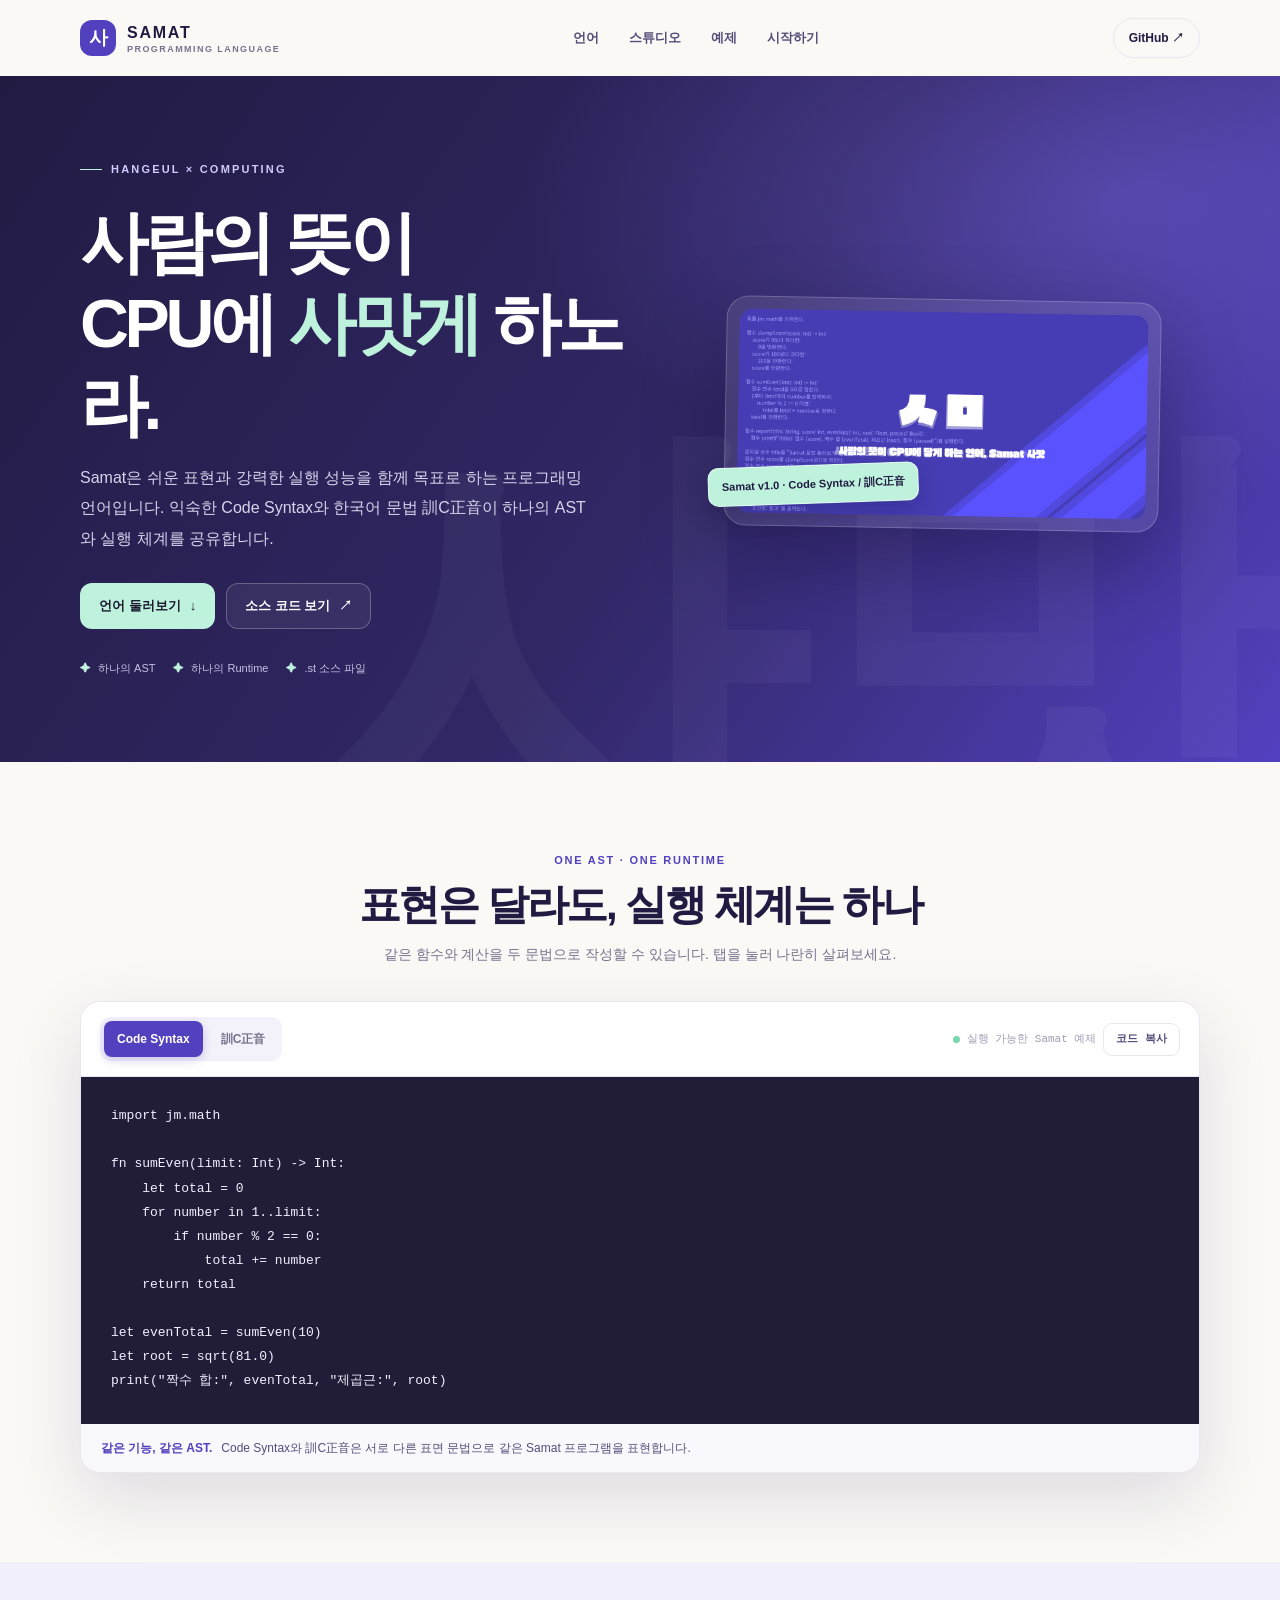
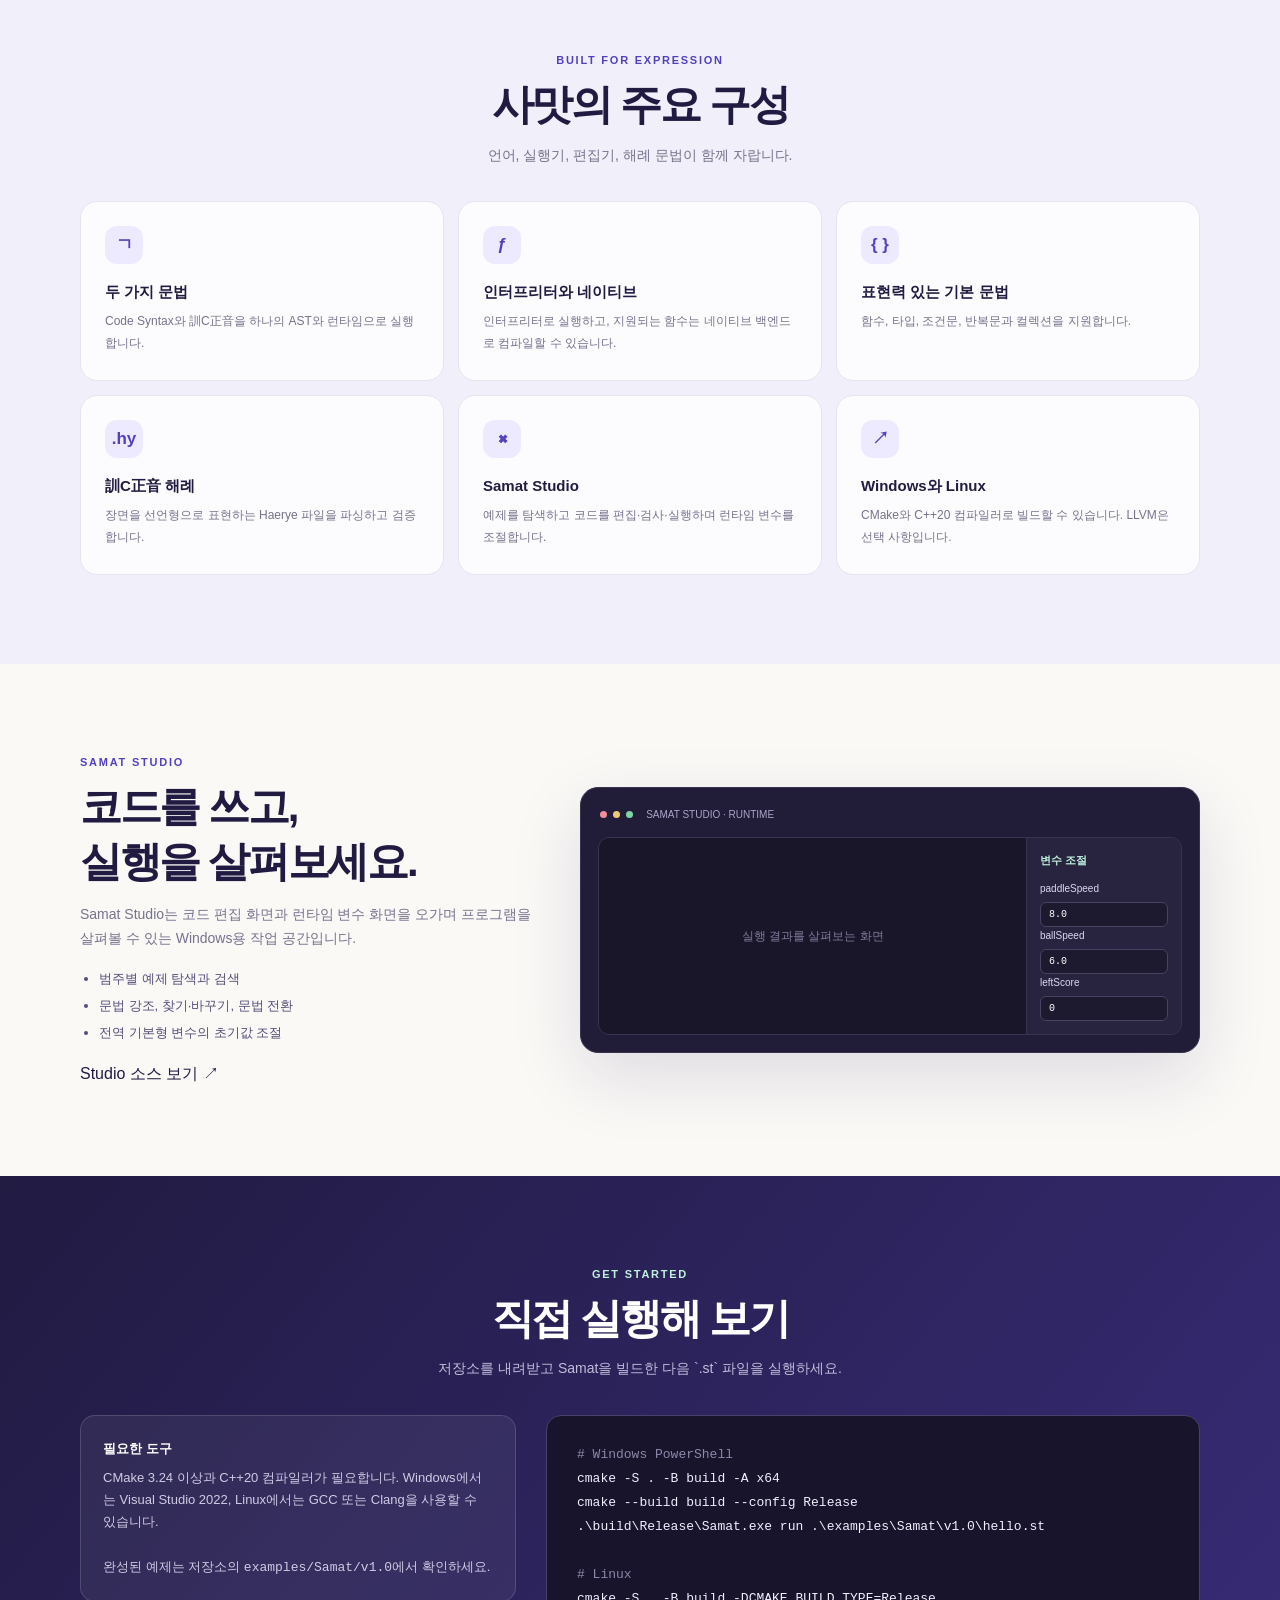
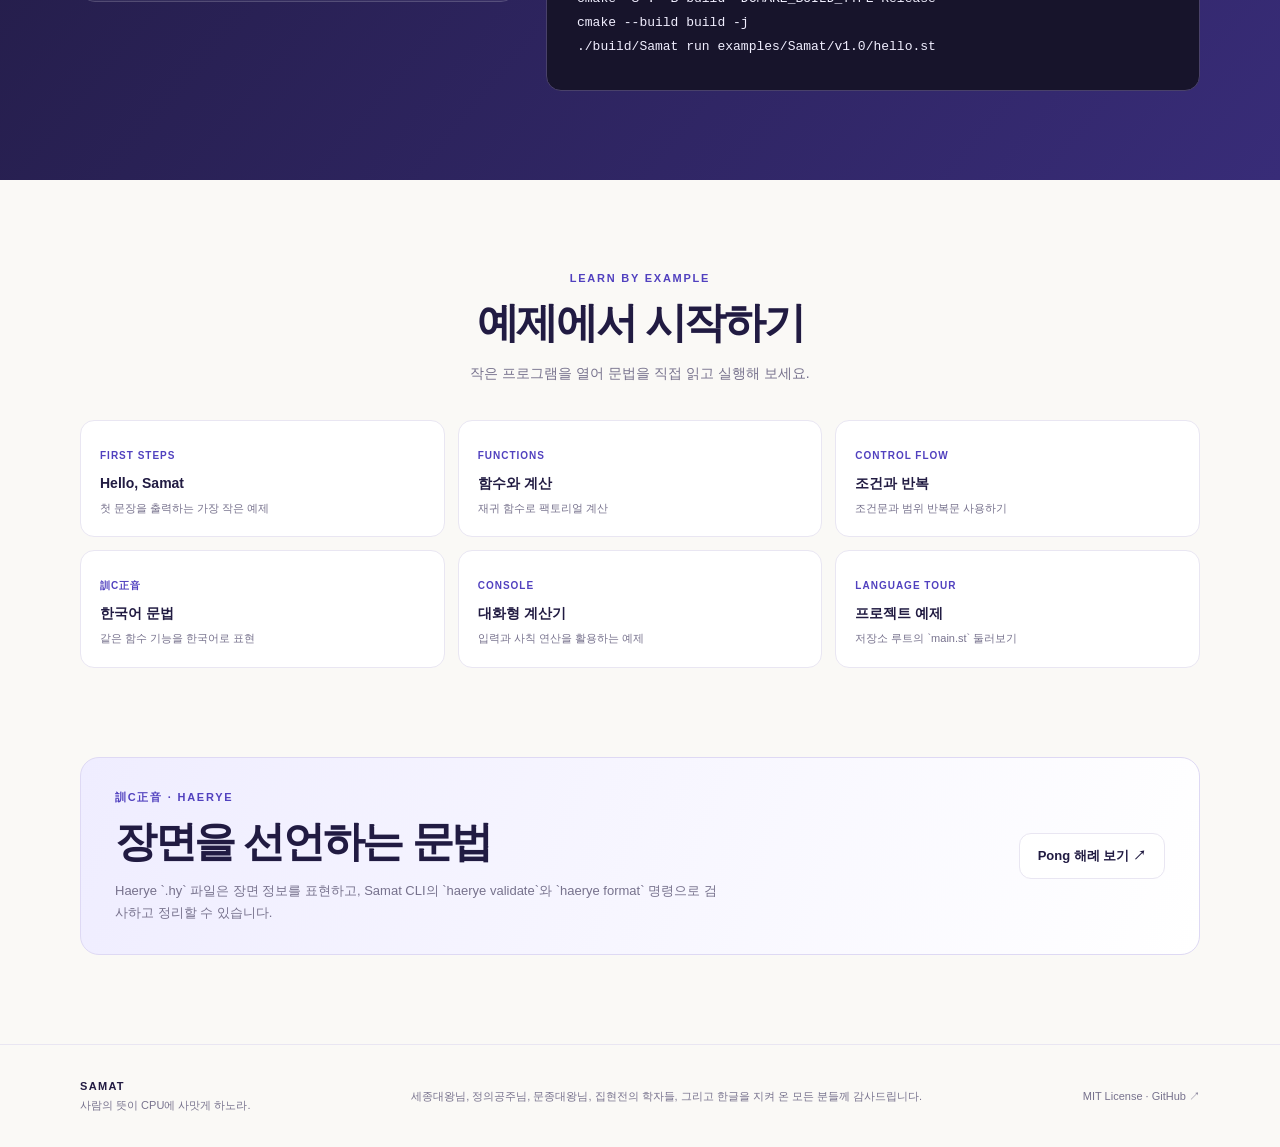
<file: docs/index.html>
<!doctype html>
<html lang="ko">
<head>
  <meta charset="utf-8">
  <meta name="viewport" content="width=device-width, initial-scale=1">
  <meta name="theme-color" content="#211b42">
  <meta name="description" content="사람의 뜻이 CPU에 사맛게 하노라. Code Syntax와 訓C正音이 하나의 AST와 실행 체계를 공유하는 프로그래밍 언어, Samat을 만나 보세요.">
  <title>Samat — 사람의 뜻이 CPU에 사맛게 하노라</title>
  <style>
    :root {
      color-scheme: light;
      --ink: #211b42;
      --ink-soft: #554d79;
      --violet: #5141bf;
      --violet-bright: #7264ec;
      --lavender: #edeaff;
      --paper: #faf9f6;
      --white: #fff;
      --line: #e9e6f2;
      --mint: #bff2dd;
      --muted: #77728d;
      --shadow: 0 24px 70px rgba(35, 26, 86, .13);
      font-family: "Pretendard", "Malgun Gothic", "Apple SD Gothic Neo", sans-serif;
    }
    * { box-sizing: border-box; }
    html { scroll-behavior: smooth; }
    body { margin: 0; color: var(--ink); background: var(--paper); line-height: 1.7; }
    a { color: inherit; text-decoration: none; }
    a:focus-visible, button:focus-visible { outline: 3px solid #9c90ff; outline-offset: 3px; }
    .wrap { width: min(1120px, calc(100% - 48px)); margin: 0 auto; }
    .topbar { height: 76px; display: flex; align-items: center; justify-content: space-between; gap: 28px; }
    .brand { display: inline-flex; align-items: center; gap: 11px; font-weight: 850; letter-spacing: .11em; white-space: nowrap; }
    .brand-mark { display: grid; place-items: center; width: 36px; height: 36px; border-radius: 12px; color: #fff; background: var(--violet); font-size: 19px; letter-spacing: 0; }
    .brand small { display: block; margin-top: -4px; color: var(--muted); font-size: 9px; font-weight: 700; letter-spacing: .16em; }
    nav { display: flex; gap: 30px; color: var(--ink-soft); font-size: 13px; font-weight: 650; }
    nav a:hover, .text-link:hover { color: var(--violet); }
    .github-link { padding: 9px 15px; border: 1px solid var(--line); border-radius: 999px; font-size: 12px; font-weight: 750; white-space: nowrap; }
    .hero { position: relative; overflow: hidden; padding: 75px 0 84px; color: white; background: radial-gradient(ellipse at 88% 18%, rgba(139, 119, 255, .34), transparent 38%), linear-gradient(125deg, #211b42 0%, #312765 54%, #5141bf 100%); }
    .hero::after { content: "사맛"; position: absolute; right: -22px; bottom: -150px; color: rgba(255,255,255,.035); font-family: serif; font-weight: 900; font-size: clamp(260px, 39vw, 540px); line-height: 1; pointer-events: none; }
    .hero-grid { position: relative; z-index: 1; display: grid; grid-template-columns: 1fr .94fr; gap: 58px; align-items: center; }
    .eyebrow { display: inline-flex; align-items: center; gap: 9px; color: #d0caff; font-size: 11px; font-weight: 800; letter-spacing: .2em; text-transform: uppercase; }
    .eyebrow::before { content: ""; width: 22px; height: 1px; background: var(--mint); }
    h1 { margin: 23px 0 17px; font-size: clamp(42px, 5.3vw, 68px); line-height: 1.2; letter-spacing: -.065em; }
    h1 span { color: var(--mint); }
    .hero-copy { max-width: 520px; color: #d8d4ec; font-size: 16px; line-height: 1.9; }
    .hero-actions { display: flex; flex-wrap: wrap; gap: 11px; margin-top: 29px; }
    .button { display: inline-flex; align-items: center; justify-content: center; gap: 9px; min-height: 46px; padding: 0 18px; border: 1px solid transparent; border-radius: 12px; font-size: 13px; font-weight: 800; transition: transform .18s ease, background .18s ease; }
    .button:hover { transform: translateY(-2px); }
    .button-primary { color: #1b1830; background: var(--mint); }
    .button-ghost { color: white; border-color: rgba(255,255,255,.25); background: rgba(255,255,255,.06); }
    .hero-notes { display: flex; flex-wrap: wrap; gap: 18px; margin-top: 30px; color: #c6c0e4; font-size: 11px; }
    .hero-notes span::before { content: "✦"; margin-right: 7px; color: var(--mint); }
    .hero-art { position: relative; padding: 12px; border: 1px solid rgba(255,255,255,.2); border-radius: 22px; background: rgba(255,255,255,.09); box-shadow: 0 30px 80px rgba(7,4,28,.28); transform: rotate(1deg); }
    .hero-art img { display: block; width: 100%; border-radius: 13px; }
    .art-tag { position: absolute; left: -17px; bottom: 23px; padding: 9px 13px; border: 1px solid rgba(255,255,255,.55); border-radius: 11px; color: var(--ink); background: var(--mint); box-shadow: 0 9px 24px rgba(10,8,36,.2); font-size: 11px; font-weight: 850; transform: rotate(-3deg); }
    main section { padding: 89px 0; }
    .section-head { max-width: 660px; margin: 0 auto 34px; text-align: center; }
    .section-kicker { color: var(--violet); font-size: 11px; font-weight: 850; letter-spacing: .16em; }
    h2 { margin: 8px 0 11px; font-size: clamp(29px, 4vw, 42px); line-height: 1.3; letter-spacing: -.055em; }
    .section-head p { margin: 0; color: var(--muted); font-size: 14px; }
    .syntax-panel { overflow: hidden; border: 1px solid var(--line); border-radius: 20px; background: white; box-shadow: var(--shadow); }
    .syntax-top { display: flex; align-items: center; justify-content: space-between; gap: 18px; padding: 15px 19px; border-bottom: 1px solid var(--line); }
    .tabs { display: flex; gap: 5px; padding: 4px; border-radius: 11px; background: #f3f1f9; }
    .tab { padding: 8px 13px; border: 0; border-radius: 8px; color: var(--muted); background: transparent; font: inherit; font-size: 12px; font-weight: 800; cursor: pointer; }
    .tab[aria-selected="true"] { color: white; background: var(--violet); box-shadow: 0 3px 10px rgba(81,65,191,.24); }
    .copy-button { padding: 8px 12px; border: 1px solid var(--line); border-radius: 9px; color: var(--ink-soft); background: white; font: inherit; font-size: 11px; font-weight: 750; cursor: pointer; }
    .code-meta { display: flex; align-items: center; gap: 7px; color: #a09bb1; font: 11px/1.4 Consolas, monospace; }
    .dot { width: 7px; height: 7px; border-radius: 50%; background: #77d7ae; }
    pre { overflow: auto; margin: 0; padding: 27px 30px 31px; color: #f1efff; background: #211d38; font: 13px/1.85 Consolas, "Cascadia Code", monospace; tab-size: 4; }
    pre code { font: inherit; }
    .code-comment { color: #8d87aa; }
    .code-key { color: #c7a6ff; }
    .code-fn { color: #84ddc0; }
    .code-num { color: #f4c17b; }
    .syntax-caption { display: flex; align-items: center; gap: 9px; padding: 14px 20px; color: var(--ink-soft); background: #f9f8fc; font-size: 12px; }
    .syntax-caption strong { color: var(--violet); }
    .features { background: #f1eff9; }
    .feature-grid { display: grid; grid-template-columns: repeat(3, 1fr); gap: 14px; }
    .feature { min-height: 180px; padding: 24px; border: 1px solid #e7e3f1; border-radius: 17px; background: rgba(255,255,255,.82); }
    .feature-icon { display: grid; place-items: center; width: 38px; height: 38px; margin-bottom: 15px; border-radius: 12px; color: var(--violet); background: var(--lavender); font-size: 17px; font-weight: 900; }
    .feature h3 { margin: 0 0 6px; font-size: 15px; }
    .feature p { margin: 0; color: var(--muted); font-size: 12px; line-height: 1.8; }
    .studio-grid { display: grid; grid-template-columns: .85fr 1.15fr; gap: 42px; align-items: center; }
    .studio-copy p { color: var(--muted); font-size: 14px; }
    .studio-copy ul { padding-left: 19px; color: var(--ink-soft); font-size: 13px; line-height: 2.1; }
    .studio-preview { padding: 17px; border: 1px solid #38324f; border-radius: 18px; background: #211d38; box-shadow: var(--shadow); }
    .preview-bar { display: flex; align-items: center; gap: 6px; padding: 1px 2px 14px; color: #aaa4c8; font-size: 10px; }
    .preview-bar i { width: 7px; height: 7px; border-radius: 50%; background: #f28e9a; }
    .preview-bar i:nth-child(2) { background: #edca73; }
    .preview-bar i:nth-child(3) { margin-right: 7px; background: #7bd5a4; }
    .preview-body { display: grid; grid-template-columns: 1fr 155px; min-height: 190px; overflow: hidden; border: 1px solid #39334f; border-radius: 11px; }
    .preview-stage { display: grid; place-items: center; color: #807a9c; background: #191629; font-size: 12px; }
    .preview-inspector { padding: 13px; border-left: 1px solid #39334f; color: #dcd8f0; background: #28233f; font-size: 10px; }
    .preview-inspector strong { display: block; margin-bottom: 10px; color: var(--mint); font-size: 11px; }
    .fake-input { margin-top: 5px; padding: 6px 8px; border: 1px solid #494263; border-radius: 6px; color: #fff; background: #1d1a30; font: 10px Consolas, monospace; }
    .start { color: white; background: linear-gradient(130deg, #211b42, #382c78); }
    .start .section-head p { color: #c2bddb; }
    .start .section-kicker { color: var(--mint); }
    .start-grid { display: grid; grid-template-columns: .8fr 1.2fr; gap: 30px; align-items: start; }
    .start-note { padding: 22px; border: 1px solid rgba(255,255,255,.15); border-radius: 15px; color: #d0cbe5; background: rgba(255,255,255,.06); font-size: 13px; }
    .start-note strong { display: block; margin-bottom: 7px; color: white; }
    .start pre { border: 1px solid #49416a; border-radius: 15px; background: #17142b; }
    .examples { display: grid; grid-template-columns: repeat(3,1fr); gap: 13px; }
    .example { display: block; padding: 19px; border: 1px solid var(--line); border-radius: 14px; background: white; transition: transform .18s, box-shadow .18s; }
    .example:hover { transform: translateY(-3px); box-shadow: 0 12px 32px rgba(35,26,86,.08); }
    .example span { color: var(--violet); font-size: 10px; font-weight: 850; letter-spacing: .1em; }
    .example h3 { margin: 5px 0 3px; font-size: 14px; }
    .example p { margin: 0; color: var(--muted); font-size: 11px; }
    .haerye { padding-top: 0; }
    .haerye-card { display: flex; justify-content: space-between; align-items: center; gap: 28px; padding: 30px 34px; border: 1px solid #ded9f4; border-radius: 19px; background: linear-gradient(110deg, #efedff, #fff); }
    .haerye-card p { max-width: 610px; margin: 5px 0 0; color: var(--muted); font-size: 13px; }
    footer { padding: 32px 0; border-top: 1px solid var(--line); color: var(--muted); font-size: 11px; }
    .footer-row { display: flex; align-items: center; justify-content: space-between; gap: 20px; }
    .footer-brand { color: var(--ink); font-weight: 850; letter-spacing: .12em; }
    @media (max-width: 800px) {
      .hero-grid, .studio-grid, .start-grid { grid-template-columns: 1fr; }
      .hero-grid { gap: 37px; }
      .hero { padding: 57px 0 66px; }
      .hero-art { max-width: 600px; margin: 0 auto; }
      .feature-grid { grid-template-columns: repeat(2,1fr); }
      .studio-grid { gap: 25px; }
      nav { gap: 16px; }
    }
    @media (max-width: 560px) {
      .wrap { width: min(100% - 32px, 460px); }
      .topbar { height: 66px; }
      nav { display: none; }
      .github-link { padding: 8px 11px; font-size: 11px; }
      .hero { padding: 47px 0 55px; }
      h1 { font-size: 42px; }
      .hero-copy { font-size: 14px; }
      main section { padding: 67px 0; }
      .feature-grid, .examples { grid-template-columns: 1fr; }
      .feature { min-height: auto; }
      .syntax-top { align-items: flex-start; flex-direction: column; }
      .tabs { width: 100%; }
      .tab { flex: 1; }
      pre { padding: 20px 17px; font-size: 11px; }
      .preview-body { grid-template-columns: 1fr 130px; }
      .haerye-card, .footer-row { align-items: flex-start; flex-direction: column; }
      .haerye-card { padding: 24px; }
    }
    @media (prefers-reduced-motion: reduce) { html { scroll-behavior: auto; } *, *::before, *::after { transition-duration: .01ms !important; } }
  </style>
</head>
<body>
  <header class="wrap topbar">
    <a class="brand" href="#top" aria-label="Samat 첫 화면">
      <span class="brand-mark" aria-hidden="true">사</span>
      <span>SAMAT<small>PROGRAMMING LANGUAGE</small></span>
    </a>
    <nav aria-label="주요 메뉴">
      <a href="#language">언어</a><a href="#studio">스튜디오</a><a href="#examples">예제</a><a href="#start">시작하기</a>
    </nav>
    <a class="github-link" href="https://github.com/Blucy1004/Samat" target="_blank" rel="noreferrer">GitHub ↗</a>
  </header>

  <section class="hero" id="top">
    <div class="wrap hero-grid">
      <div>
        <div class="eyebrow">Hangeul × Computing</div>
        <h1>사람의 뜻이<br>CPU에 <span>사맛게</span> 하노라.</h1>
        <p class="hero-copy">Samat은 쉬운 표현과 강력한 실행 성능을 함께 목표로 하는 프로그래밍 언어입니다. 익숙한 Code Syntax와 한국어 문법 訓C正音이 하나의 AST와 실행 체계를 공유합니다.</p>
        <div class="hero-actions">
          <a class="button button-primary" href="#language">언어 둘러보기 <span aria-hidden="true">↓</span></a>
          <a class="button button-ghost" href="https://github.com/Blucy1004/Samat" target="_blank" rel="noreferrer">소스 코드 보기 <span aria-hidden="true">↗</span></a>
        </div>
        <div class="hero-notes"><span>하나의 AST</span><span>하나의 Runtime</span><span>.st 소스 파일</span></div>
      </div>
      <figure class="hero-art">
        <img src="images/samat-language-banner.png" alt="보랏빛 바탕에 Samat 코드와 사맛 문구를 담은 배너">
        <figcaption class="art-tag">Samat v1.0 · Code Syntax / 訓C正音</figcaption>
      </figure>
    </div>
  </section>

  <main>
    <section id="language">
      <div class="wrap">
        <div class="section-head">
          <div class="section-kicker">ONE AST · ONE RUNTIME</div>
          <h2>표현은 달라도, 실행 체계는 하나</h2>
          <p>같은 함수와 계산을 두 문법으로 작성할 수 있습니다. 탭을 눌러 나란히 살펴보세요.</p>
        </div>
        <div class="syntax-panel">
          <div class="syntax-top">
            <div class="tabs" role="tablist" aria-label="Samat 문법 선택">
              <button class="tab" id="tab-code" role="tab" aria-selected="true" aria-controls="code-code" data-surface="code">Code Syntax</button>
              <button class="tab" id="tab-korean" role="tab" aria-selected="false" aria-controls="code-korean" data-surface="korean" tabindex="-1">訓C正音</button>
            </div>
            <div class="code-meta"><span class="dot"></span> 실행 가능한 Samat 예제 <button class="copy-button" type="button" id="copy-code">코드 복사</button></div>
          </div>
          <pre id="code-code" role="tabpanel" aria-labelledby="tab-code"><code>import jm.math

fn sumEven(limit: Int) -> Int:
    let total = 0
    for number in 1..limit:
        if number % 2 == 0:
            total += number
    return total

let evenTotal = sumEven(10)
let root = sqrt(81.0)
print("짝수 합:", evenTotal, "제곱근:", root)</code></pre>
          <pre id="code-korean" role="tabpanel" aria-labelledby="tab-korean" hidden><code>모듈 jm.math를 가져온다.

함수 sumEven(limit: Int) -> Int:
    정수 변수 total을 0으로 정한다.
    1부터 limit까지 number를 반복하며:
        number % 2 == 0 라면:
            total를 total + number로 정한다.
    total를 반환한다.

정수 변수 evenTotal을 sumEven(10)으로 정한다.
실수 변수 root를 sqrt(81.0)으로 정한다.
함수 print("짝수 합:", evenTotal, "제곱근:", root)를 실행한다.</code></pre>
          <div class="syntax-caption"><strong>같은 기능, 같은 AST.</strong> Code Syntax와 訓C正音은 서로 다른 표면 문법으로 같은 Samat 프로그램을 표현합니다.</div>
        </div>
      </div>
    </section>

    <section class="features" aria-labelledby="features-title">
      <div class="wrap">
        <div class="section-head">
          <div class="section-kicker">BUILT FOR EXPRESSION</div>
          <h2 id="features-title">사맛의 주요 구성</h2>
          <p>언어, 실행기, 편집기, 해례 문법이 함께 자랍니다.</p>
        </div>
        <div class="feature-grid">
          <article class="feature"><div class="feature-icon" aria-hidden="true">ㄱ</div><h3>두 가지 문법</h3><p>Code Syntax와 訓C正音을 하나의 AST와 런타임으로 실행합니다.</p></article>
          <article class="feature"><div class="feature-icon" aria-hidden="true">ƒ</div><h3>인터프리터와 네이티브</h3><p>인터프리터로 실행하고, 지원되는 함수는 네이티브 백엔드로 컴파일할 수 있습니다.</p></article>
          <article class="feature"><div class="feature-icon" aria-hidden="true">{ }</div><h3>표현력 있는 기본 문법</h3><p>함수, 타입, 조건문, 반복문과 컬렉션을 지원합니다.</p></article>
          <article class="feature"><div class="feature-icon" aria-hidden="true">.hy</div><h3>訓C正音 해례</h3><p>장면을 선언형으로 표현하는 Haerye 파일을 파싱하고 검증합니다.</p></article>
          <article class="feature"><div class="feature-icon" aria-hidden="true">⌘</div><h3>Samat Studio</h3><p>예제를 탐색하고 코드를 편집·검사·실행하며 런타임 변수를 조절합니다.</p></article>
          <article class="feature"><div class="feature-icon" aria-hidden="true">↗</div><h3>Windows와 Linux</h3><p>CMake와 C++20 컴파일러로 빌드할 수 있습니다. LLVM은 선택 사항입니다.</p></article>
        </div>
      </div>
    </section>

    <section id="studio">
      <div class="wrap studio-grid">
        <div class="studio-copy">
          <div class="section-kicker">SAMAT STUDIO</div>
          <h2>코드를 쓰고,<br>실행을 살펴보세요.</h2>
          <p>Samat Studio는 코드 편집 화면과 런타임 변수 화면을 오가며 프로그램을 살펴볼 수 있는 Windows용 작업 공간입니다.</p>
          <ul><li>범주별 예제 탐색과 검색</li><li>문법 강조, 찾기·바꾸기, 문법 전환</li><li>전역 기본형 변수의 초기값 조절</li></ul>
          <a class="text-link" href="https://github.com/Blucy1004/Samat/tree/main/src/Samat/Studio" target="_blank" rel="noreferrer">Studio 소스 보기 ↗</a>
        </div>
        <div class="studio-preview" aria-label="코드가 없는 무대 영역과 변수 조절 패널을 보여주는 Samat Studio 개념도">
          <div class="preview-bar"><i></i><i></i><i></i> SAMAT STUDIO · RUNTIME</div>
          <div class="preview-body">
            <div class="preview-stage">실행 결과를 살펴보는 화면</div>
            <div class="preview-inspector"><strong>변수 조절</strong>paddleSpeed<div class="fake-input">8.0</div>ballSpeed<div class="fake-input">6.0</div>leftScore<div class="fake-input">0</div></div>
          </div>
        </div>
      </div>
    </section>

    <section class="start" id="start">
      <div class="wrap">
        <div class="section-head">
          <div class="section-kicker">GET STARTED</div>
          <h2>직접 실행해 보기</h2>
          <p>저장소를 내려받고 Samat을 빌드한 다음 `.st` 파일을 실행하세요.</p>
        </div>
        <div class="start-grid">
          <div class="start-note"><strong>필요한 도구</strong>CMake 3.24 이상과 C++20 컴파일러가 필요합니다. Windows에서는 Visual Studio 2022, Linux에서는 GCC 또는 Clang을 사용할 수 있습니다.<br><br>완성된 예제는 저장소의 <code>examples/Samat/v1.0</code>에서 확인하세요.</div>
          <pre><code><span class="code-comment"># Windows PowerShell</span>
cmake -S . -B build -A x64
cmake --build build --config Release
.\build\Release\Samat.exe run .\examples\Samat\v1.0\hello.st

<span class="code-comment"># Linux</span>
cmake -S . -B build -DCMAKE_BUILD_TYPE=Release
cmake --build build -j
./build/Samat run examples/Samat/v1.0/hello.st</code></pre>
        </div>
      </div>
    </section>

    <section id="examples">
      <div class="wrap">
        <div class="section-head">
          <div class="section-kicker">LEARN BY EXAMPLE</div>
          <h2>예제에서 시작하기</h2>
          <p>작은 프로그램을 열어 문법을 직접 읽고 실행해 보세요.</p>
        </div>
        <div class="examples">
          <a class="example" href="https://github.com/Blucy1004/Samat/blob/main/examples/Samat/v1.0/hello.st"><span>FIRST STEPS</span><h3>Hello, Samat</h3><p>첫 문장을 출력하는 가장 작은 예제</p></a>
          <a class="example" href="https://github.com/Blucy1004/Samat/blob/main/examples/Samat/v1.0/functions.st"><span>FUNCTIONS</span><h3>함수와 계산</h3><p>재귀 함수로 팩토리얼 계산</p></a>
          <a class="example" href="https://github.com/Blucy1004/Samat/blob/main/examples/Samat/v1.0/conditions-loops.st"><span>CONTROL FLOW</span><h3>조건과 반복</h3><p>조건문과 범위 반복문 사용하기</p></a>
          <a class="example" href="https://github.com/Blucy1004/Samat/blob/main/examples/Samat/v1.0/functions-korean.st"><span>訓C正音</span><h3>한국어 문법</h3><p>같은 함수 기능을 한국어로 표현</p></a>
          <a class="example" href="https://github.com/Blucy1004/Samat/blob/main/examples/Samat/v1.0/calculator.st"><span>CONSOLE</span><h3>대화형 계산기</h3><p>입력과 사칙 연산을 활용하는 예제</p></a>
          <a class="example" href="https://github.com/Blucy1004/Samat/blob/main/main.st"><span>LANGUAGE TOUR</span><h3>프로젝트 예제</h3><p>저장소 루트의 `main.st` 둘러보기</p></a>
        </div>
      </div>
    </section>

    <section class="haerye">
      <div class="wrap haerye-card">
        <div><div class="section-kicker">訓C正音 · HAERYE</div><h2>장면을 선언하는 문법</h2><p>Haerye `.hy` 파일은 장면 정보를 표현하고, Samat CLI의 `haerye validate`와 `haerye format` 명령으로 검사하고 정리할 수 있습니다.</p></div>
        <a class="button button-ghost" style="color:var(--ink);border-color:var(--line);background:white" href="https://github.com/Blucy1004/Samat/blob/main/examples/Haerye/pong.hy">Pong 해례 보기 ↗</a>
      </div>
    </section>
  </main>

  <footer>
    <div class="wrap footer-row"><div><span class="footer-brand">SAMAT</span><br>사람의 뜻이 CPU에 사맛게 하노라.</div><div>세종대왕님, 정의공주님, 문종대왕님, 집현전의 학자들, 그리고 한글을 지켜 온 모든 분들께 감사드립니다.</div><a href="https://github.com/Blucy1004/Samat">MIT License · GitHub ↗</a></div>
  </footer>
  <script>
    (() => {
      const tabs = [...document.querySelectorAll('[data-surface]')];
      const panels = { code: document.getElementById('code-code'), korean: document.getElementById('code-korean') };
      let active = 'code';
      const select = (surface) => {
        active = surface;
        for (const tab of tabs) {
          const selected = tab.dataset.surface === surface;
          tab.setAttribute('aria-selected', String(selected));
          tab.tabIndex = selected ? 0 : -1;
        }
        for (const [key, panel] of Object.entries(panels)) panel.hidden = key !== surface;
      };
      for (const [index, tab] of tabs.entries()) {
        tab.addEventListener('click', () => select(tab.dataset.surface));
        tab.addEventListener('keydown', (event) => {
          if (event.key !== 'ArrowLeft' && event.key !== 'ArrowRight') return;
          event.preventDefault();
          const next = (index + (event.key === 'ArrowRight' ? 1 : tabs.length - 1)) % tabs.length;
          select(tabs[next].dataset.surface);
          tabs[next].focus();
        });
      }
      document.getElementById('copy-code').addEventListener('click', async (event) => {
        const button = event.currentTarget;
        const text = panels[active].innerText;
        try {
          await navigator.clipboard.writeText(text);
          button.textContent = '복사 완료';
        } catch {
          button.textContent = '복사할 수 없음';
        }
        window.setTimeout(() => { button.textContent = '코드 복사'; }, 1500);
      });
    })();
  </script>
</body>
</html>
</file>
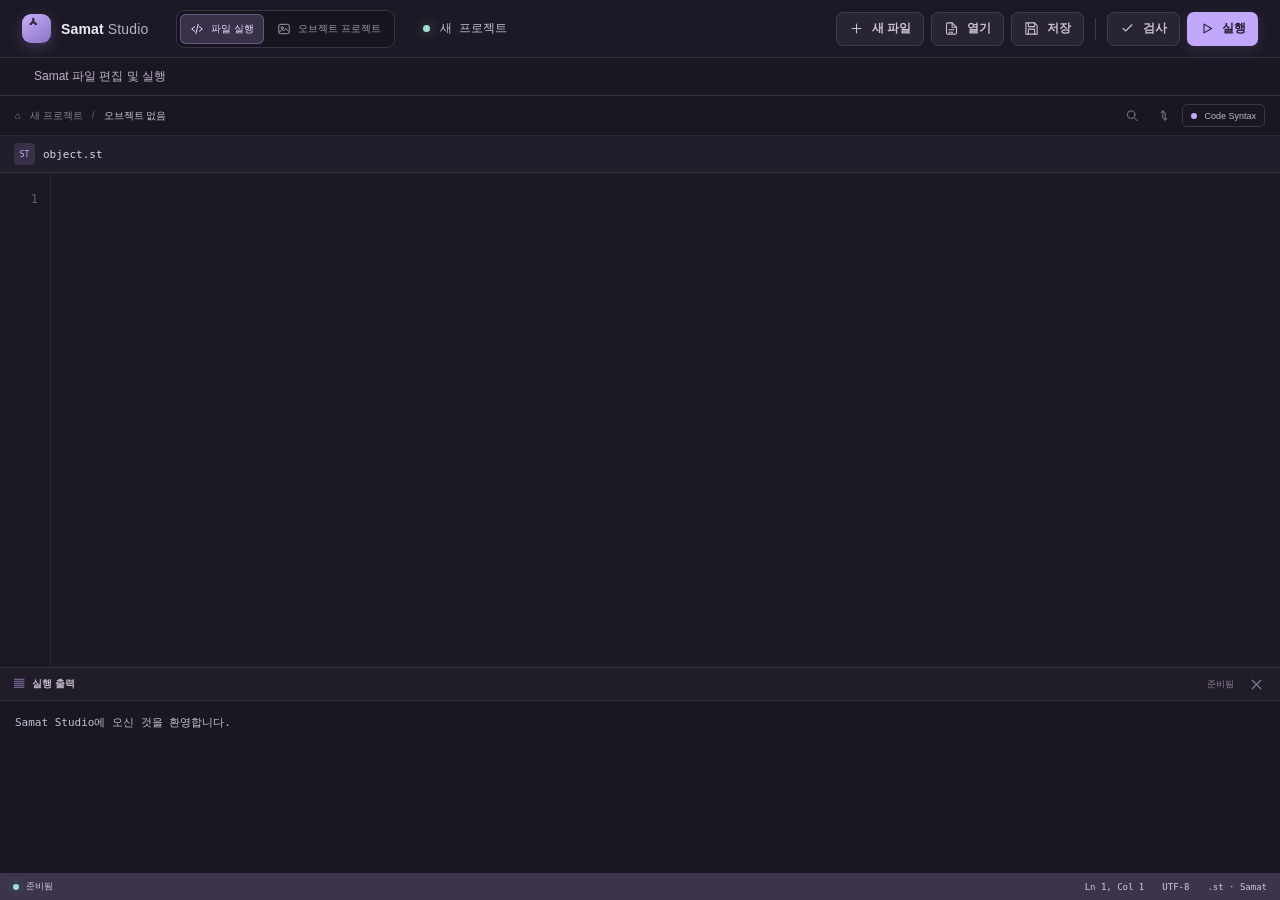
<file: src/Samat/Studio/web/index.html>
<!doctype html>
<html lang="ko">
<head>
  <meta charset="utf-8">
  <meta name="viewport" content="width=device-width,initial-scale=1">
  <title>Samat Studio</title>
  <link rel="stylesheet" href="studio.css">
</head>
<body>
  <header class="topbar">
    <div class="brand"><span class="brand-mark">ᄉ</span><span>Samat <b>Studio</b></span></div>
    <nav class="mode-switch" aria-label="작업 모드">
      <button class="mode-button" data-mode="single"><svg><use href="#i-code"/></svg><span>파일 실행</span></button>
      <button class="mode-button" data-mode="objects"><svg><use href="#i-scene"/></svg><span>오브젝트 프로젝트</span></button>
    </nav>
    <div class="file-context"><span class="context-dot"></span><span id="active-file">새 프로젝트</span><span id="scene-context" class="scene-context">오브젝트 0개</span></div>
    <div class="top-actions">
      <div class="mode-actions single-actions">
        <button class="button subtle" data-action="new-file"><svg><use href="#i-plus"/></svg><span>새 파일</span></button>
        <button class="button subtle" data-action="open-st"><svg><use href="#i-file"/></svg><span>열기</span></button>
        <button class="button subtle" data-action="save-st" title="저장 · Ctrl+S"><svg><use href="#i-save"/></svg><span>저장</span></button>
        <span class="action-divider"></span>
        <button class="button subtle" data-action="check" title="검사 · Ctrl+Enter"><svg><use href="#i-check"/></svg><span>검사</span></button>
        <button class="button primary" data-action="run-file" title="실행 · F5"><svg><use href="#i-play"/></svg><span>실행</span></button>
      </div>
      <div class="mode-actions object-actions">
        <button class="button subtle" data-action="open-project"><svg><use href="#i-file"/></svg><span>프로젝트 열기</span></button>
        <button class="button subtle" data-action="save-project" title="프로젝트 저장 · Ctrl+S"><svg><use href="#i-save"/></svg><span>프로젝트 저장</span></button>
        <button class="button subtle" data-action="add-object"><svg><use href="#i-plus"/></svg><span>오브젝트 추가</span></button>
        <span class="action-divider"></span>
        <button class="button subtle" data-action="check" title="검사 · Ctrl+Enter"><svg><use href="#i-check"/></svg><span>검사</span></button>
        <button class="button primary" data-action="run-engine" title="전체 실행 · F5"><svg><use href="#i-play"/></svg><span>전체 실행</span></button>
      </div>
    </div>
  </header>

  <nav class="workspace-tabs">
    <button class="workspace-tab active object-tab" data-page="code"><svg><use href="#i-code"/></svg>코드 편집</button>
    <button class="workspace-tab object-tab" data-page="runtime"><svg><use href="#i-window"/></svg>스테이지</button>
    <span class="single-mode-title">Samat 파일 편집 및 실행</span>
    <div class="tab-spacer"></div>
    <span class="runtime-badge"><span class="live-dot"></span> SAMAT RUNTIME</span>
  </nav>

  <main id="code-page" class="page code-page">
    <aside class="activity-rail">
      <button class="rail-button selected" title="예제"><svg><use href="#i-files"/></svg></button>
      <button class="rail-button" title="검색" data-action="focus-search"><svg><use href="#i-search"/></svg></button>
      <div class="rail-spacer"></div>
      <button class="rail-button" title="도움말"><svg><use href="#i-help"/></svg></button>
    </aside>
    <aside class="explorer">
      <div class="section-heading"><span>탐색기</span><button class="icon-button" title="새로고침" data-action="refresh"><svg><use href="#i-refresh"/></svg></button></div>
      <label class="search-box"><svg><use href="#i-search"/></svg><input id="example-filter" placeholder="예제 검색"></label>
      <div class="group-label"><span>⌄</span> 오브젝트</div>
      <div class="example-list" id="object-list"></div>
      <div class="explorer-bottom"><span class="mini-orb"></span><span>Samat v0.7</span><span class="version-tag">SAFE &amp; LIVE</span></div>
    </aside>

    <section class="editor-workspace">
      <div class="editor-toolbar">
        <div class="breadcrumb"><span>⌂</span><span id="breadcrumb-project">내 프로젝트</span><i>/</i><strong id="breadcrumb-file">오브젝트 없음</strong></div>
        <div class="editor-tools">
          <button class="icon-button" title="찾기" data-action="focus-search"><svg><use href="#i-search"/></svg></button>
          <button class="icon-button" title="문법 전환" data-action="convert"><svg><use href="#i-swap"/></svg></button>
          <span class="language-pill"><span class="language-dot"></span><span id="language-mode">Code Syntax</span></span>
        </div>
      </div>
      <div class="editor-tab"><span class="file-icon small">ST</span><span id="tab-file">object.st</span><span id="dirty-indicator" class="dirty-indicator"></span></div>
      <div class="editor-shell">
        <div class="line-numbers" id="line-numbers">1</div>
        <div class="code-stack">
          <pre id="highlight-layer" aria-hidden="true"></pre>
          <textarea id="source-editor" spellcheck="false" autocapitalize="off" autocomplete="off" autocorrect="off" wrap="off" aria-label="Samat source code"></textarea>
        </div>
        <div id="editor-placeholder" class="editor-placeholder" hidden>왼쪽에서 예제를 선택하거나 .st 파일을 여세요.</div>
      </div>
      <div class="console-resizer"><span>▤</span> 실행 출력 <span class="console-state" id="console-state">준비됨</span><button class="icon-button" title="출력 지우기" data-action="clear-output"><svg><use href="#i-close"/></svg></button></div>
      <pre id="console-output" class="console-output">Samat Studio에 오신 것을 환영합니다.</pre>
      <footer class="statusbar"><span><span class="status-orb"></span> 준비됨</span><span id="cursor-position">Ln 1, Col 1</span><span>UTF-8</span><span>.st · Samat</span></footer>
    </section>
  </main>

  <main id="runtime-page" class="page runtime-page" hidden>
    <section class="runtime-main">
      <div class="runtime-heading"><div><span class="eyebrow">SAMAT ENGINE</span><h1 id="runtime-project-name">새 프로젝트</h1><p>오브젝트마다 Samat 코드를 작성하고 함께 실행합니다.</p></div><div class="runtime-actions"><button class="button subtle large" data-action="stop-engine"><svg><use href="#i-close"/></svg>정지</button><button class="button primary large" data-action="run-engine"><svg><use href="#i-play"/></svg>전체 실행</button></div></div>
      <div class="stage-card"><div class="stage-top"><span><span class="live-dot"></span> 2D 스테이지</span><span id="stage-name">새 프로젝트</span></div><canvas id="scene-canvas" tabindex="0" aria-label="Samat 2D 스테이지"></canvas><div class="stage-bottom"><span id="stage-object-count">0개 오브젝트</span><span>선택하고 드래그해 배치 · 실행 중에는 키 입력</span></div></div>
      <section class="runtime-console"><div class="console-heading"><span><svg><use href="#i-terminal"/></svg>실행 로그</span><span id="runtime-state" class="state-pill">대기 중</span></div><pre id="runtime-output">실행하면 결과와 오류가 이곳에 표시됩니다.</pre></section>
    </section>
    <aside class="inspector">
      <div class="inspector-title"><svg><use href="#i-sliders"/></svg><div><b>오브젝트 속성</b><small>스테이지 배치와 스프라이트 설정</small></div></div>
      <div class="inspector-file"><span class="file-icon small">◇</span><span id="inspector-file">오브젝트를 선택해 주세요</span></div>
      <div id="object-inspector" class="variable-list"><div class="empty-inspector"><span class="empty-icon">◇</span><b>오브젝트가 없습니다</b><small>상단의 오브젝트 추가를 눌러<br>첫 스프라이트를 만들어 보세요.</small></div></div>
      <div class="inspector-footer"><span>⌨</span> Samat 이벤트: on start / on update / on key.a.pressed</div>
    </aside>
  </main>

  <svg class="icon-defs" xmlns="http://www.w3.org/2000/svg">
    <symbol id="i-file" viewBox="0 0 24 24"><path d="M13 3H6a2 2 0 0 0-2 2v14a2 2 0 0 0 2 2h12a2 2 0 0 0 2-2V10z"/><path d="M13 3v7h7M8 14h8M8 18h6"/></symbol>
    <symbol id="i-scene" viewBox="0 0 24 24"><rect x="3" y="4" width="18" height="16" rx="3"/><circle cx="9" cy="10" r="2"/><path d="m4 17 5-4 3 2 3-4 5 5"/></symbol>
    <symbol id="i-save" viewBox="0 0 24 24"><path d="M5 3h12l4 4v14H3V3z"/><path d="M7 3v6h10V3M7 21v-8h10v8"/></symbol>
    <symbol id="i-check" viewBox="0 0 24 24"><path d="m5 12 4 4L19 6"/></symbol>
    <symbol id="i-play" viewBox="0 0 24 24"><path d="m8 5 12 7-12 7z"/></symbol>
    <symbol id="i-code" viewBox="0 0 24 24"><path d="m8 8-5 4 5 4M16 8l5 4-5 4M14 4l-4 16"/></symbol>
    <symbol id="i-window" viewBox="0 0 24 24"><rect x="3" y="4" width="18" height="16" rx="3"/><path d="M3 9h18M8 6.5h.01M6 6.5h.01"/></symbol>
    <symbol id="i-files" viewBox="0 0 24 24"><path d="M14 3H6a2 2 0 0 0-2 2v13M8 7h10a2 2 0 0 1 2 2v10a2 2 0 0 1-2 2H8a2 2 0 0 1-2-2V9a2 2 0 0 1 2-2z"/></symbol>
    <symbol id="i-search" viewBox="0 0 24 24"><circle cx="10.5" cy="10.5" r="6.5"/><path d="m16 16 5 5"/></symbol>
    <symbol id="i-help" viewBox="0 0 24 24"><circle cx="12" cy="12" r="9"/><path d="M9.7 9a2.4 2.4 0 1 1 4 1.8c-1.1.8-1.7 1.2-1.7 2.7M12 17h.01"/></symbol>
    <symbol id="i-refresh" viewBox="0 0 24 24"><path d="M20 7v5h-5M4 17v-5h5"/><path d="M5.6 9A7 7 0 0 1 18 6l2 6M4 12l2 6a7 7 0 0 0 12.4-3"/></symbol>
    <symbol id="i-swap" viewBox="0 0 24 24"><path d="m7 7 3-3 3 3M10 4v12M17 17l-3 3-3-3M14 20V8"/></symbol>
    <symbol id="i-close" viewBox="0 0 24 24"><path d="m6 6 12 12M18 6 6 18"/></symbol>
    <symbol id="i-terminal" viewBox="0 0 24 24"><rect x="3" y="4" width="18" height="16" rx="3"/><path d="m7 9 3 3-3 3M13 15h4"/></symbol>
    <symbol id="i-sliders" viewBox="0 0 24 24"><path d="M4 7h9M17 7h3M4 17h3M11 17h9"/><circle cx="15" cy="7" r="2"/><circle cx="9" cy="17" r="2"/></symbol>
    <symbol id="i-plus" viewBox="0 0 24 24"><path d="M12 5v14M5 12h14"/></symbol>
  </svg>
  <script src="studio.js"></script>
</body>
</html>
</file>
<file: src/Samat/Studio/web/studio.css>
:root{color-scheme:dark;--bg:#17151f;--surface:#201d2b;--surface-2:#272333;--surface-3:#302b3e;--line:#383246;--line-soft:#302b3a;--text:#eeeaf6;--muted:#9e96ad;--dim:#716a80;--lav:#c2a8fa;--lav-2:#a888e8;--mint:#9fe0cf;--gold:#e8c58f;--green:#a9d796;--red:#ee9baf;--mono:'Cascadia Code','Cascadia Mono',Consolas,monospace;--sans:'Segoe UI','Noto Sans KR',sans-serif}
*{box-sizing:border-box}[hidden]{display:none!important}html,body{height:100%;margin:0;background:var(--bg);color:var(--text);font:14px var(--sans);overflow:hidden}button,input,textarea{font:inherit}button{color:inherit;border:0;cursor:pointer}svg{width:17px;height:17px;fill:none;stroke:currentColor;stroke-width:1.7;stroke-linecap:round;stroke-linejoin:round;flex:none}.icon-defs{position:absolute;width:0;height:0;overflow:hidden}
.topbar{height:58px;display:flex;align-items:center;padding:0 22px;background:#1c1926;border-bottom:1px solid #343040;gap:28px}.brand{height:100%;display:flex;align-items:center;gap:10px;font-weight:600;letter-spacing:.01em;white-space:nowrap}.brand b{font-weight:400;color:#b8b0c7}.brand-mark{width:29px;height:29px;display:grid;place-items:center;border-radius:9px;background:linear-gradient(145deg,#c8aefa,#8a73c5);color:#241e31;font-size:20px;font-weight:700;box-shadow:0 4px 14px #a488e544}.file-context{min-width:0;display:flex;align-items:center;gap:10px;color:#c5bdcf;font:12px var(--mono)}#active-file{overflow:hidden;text-overflow:ellipsis;white-space:nowrap}.context-dot,.live-dot,.status-orb{width:7px;height:7px;border-radius:50%;background:var(--mint);box-shadow:0 0 12px #9fe0cf77}.scene-context{padding-left:12px;border-left:1px solid var(--line);color:var(--dim)}.top-actions{margin-left:auto;display:flex;align-items:center;gap:7px}.button{height:34px;padding:0 12px;display:inline-flex;align-items:center;justify-content:center;gap:8px;border-radius:7px;font-size:12px;font-weight:600;transition:background .16s,border-color .16s,transform .16s}.button svg{width:15px;height:15px}.button:hover{transform:translateY(-1px)}.button.subtle{background:#282433;border:1px solid #413a50;color:#c9c1d5}.button.subtle:hover{background:#332d41;border-color:#5b506f}.button.primary{background:var(--lav);color:#251c34;box-shadow:0 4px 14px #a98cdb29}.button.primary:hover{background:#d0bcff}.button.large{height:40px;padding:0 18px;font-size:13px}.action-divider{height:22px;width:1px;background:#3c3648;margin:0 4px}
.workspace-tabs{height:48px;display:flex;align-items:stretch;gap:4px;padding:0 18px;background:#1a1723;border-bottom:1px solid var(--line)}.workspace-tab{padding:0 18px;display:flex;align-items:center;gap:9px;background:transparent;border-bottom:2px solid transparent;color:var(--muted);font-size:13px}.workspace-tab:hover{color:var(--text)}.workspace-tab.active{color:#e1d5f6;border-bottom-color:var(--lav)}.workspace-tab.active svg{color:var(--lav)}.tab-spacer{flex:1}.runtime-badge{display:flex;align-items:center;gap:8px;color:#948ba0;font:10px var(--mono);letter-spacing:.09em}
.page{height:calc(100% - 106px);min-height:0}.code-page{display:grid;grid-template-columns:54px 242px minmax(0,1fr)}.activity-rail{display:flex;align-items:center;flex-direction:column;gap:8px;background:#1b1824;border-right:1px solid var(--line-soft);padding:13px 0}.rail-button,.icon-button{width:34px;height:34px;border-radius:7px;background:transparent;color:#837b91;display:grid;place-items:center}.rail-button:hover,.icon-button:hover{background:#302a3e;color:var(--text)}.rail-button.selected{color:var(--lav);background:#2b2538}.rail-spacer{flex:1}.explorer{display:flex;flex-direction:column;min-height:0;background:#201d29;border-right:1px solid var(--line);padding:15px 12px 0}.section-heading{height:27px;display:flex;align-items:center;justify-content:space-between;padding:0 4px 8px;text-transform:uppercase;color:#c7bfd1;font-size:10px;letter-spacing:.11em;font-weight:700}.section-heading .icon-button{width:25px;height:25px}.search-box{height:33px;display:flex;align-items:center;gap:8px;margin:5px 2px 16px;padding:0 9px;background:#292533;border:1px solid #393345;border-radius:6px;color:#81798d}.search-box svg{width:14px;height:14px}.search-box input{width:100%;border:0;outline:0;background:transparent;color:var(--text);font-size:11px}.search-box input::placeholder{color:#797184}.group-label{display:flex;gap:6px;align-items:center;padding:0 5px 8px;color:#bcb4c7;font-size:11px;font-weight:600}.group-label span{font-size:14px;color:var(--dim)}.example-list{overflow:auto;display:flex;flex-direction:column;gap:3px}.example-card{width:100%;min-height:53px;display:flex;align-items:center;gap:11px;padding:7px 9px;text-align:left;border-radius:7px;background:transparent;color:#c7bfd2}.example-card:hover{background:#2a2635}.example-card.active{background:#352e46;color:#f0eafa;box-shadow:inset 2px 0 var(--lav)}.example-card>span:last-child{display:grid;gap:4px;min-width:0}.example-card b{font-size:11px;font-weight:600}.example-card small{overflow:hidden;text-overflow:ellipsis;white-space:nowrap;color:#8d859a;font-size:10px}.file-icon{width:29px;height:31px;display:grid;place-items:center;border-radius:6px;background:#373047;color:#c8aff9;font:10px var(--mono);font-weight:500}.file-icon.korean{background:#2a3939;color:#9fe0cf;font-family:var(--sans);font-weight:700}.file-icon.small{width:21px;height:22px;font-size:8px;border-radius:4px}.explorer-bottom{height:40px;margin-top:auto;display:flex;align-items:center;gap:8px;border-top:1px solid #373140;color:#a69db3;font-size:10px}.mini-orb{width:7px;height:7px;border-radius:50%;background:var(--mint)}.version-tag{margin-left:auto;color:#837995;font:9px var(--mono)}
.editor-workspace{min-width:0;min-height:0;display:grid;grid-template-rows:40px 37px minmax(160px,1fr) 34px 172px 27px;background:#191721}.editor-toolbar{display:flex;align-items:center;justify-content:space-between;padding:0 15px;border-bottom:1px solid #2c2836}.breadcrumb,.editor-tools{display:flex;align-items:center;gap:9px;color:#898195;font-size:10px}.breadcrumb strong{color:#c9c1d4;font-weight:500}.breadcrumb i{font-style:normal;color:#5d5668}.editor-tools{gap:5px}.editor-tools .icon-button{width:27px;height:27px}.editor-tools .icon-button svg{width:14px}.language-pill{height:23px;display:flex;align-items:center;gap:7px;padding:0 8px;border:1px solid #3c3648;border-radius:5px;color:#bdb5ca;font-size:9px}.language-dot{width:6px;height:6px;border-radius:50%;background:var(--lav)}.editor-tab{display:flex;align-items:center;gap:8px;padding:0 14px;background:#211e2b;border-bottom:1px solid #393344;color:#dbd4e5;font:11px var(--mono)}.dirty-indicator{display:none;width:7px;height:7px;border-radius:50%;background:var(--gold)}.dirty-indicator.visible{display:inline-block}.close-tab{margin-left:auto;width:23px;height:23px;font-size:18px}.editor-shell{position:relative;display:flex;min-height:0;overflow:hidden;background:#1c1a25}.line-numbers{width:51px;flex:none;padding:16px 12px 16px 0;overflow:hidden;text-align:right;white-space:pre;color:#635d70;background:#1a1822;border-right:1px solid #2c2835;font:12px/1.8 var(--mono);user-select:none}.code-stack{position:relative;flex:1;overflow:hidden}.code-stack pre,.code-stack textarea{position:absolute;inset:0;margin:0;padding:16px 20px;border:0;overflow:auto;white-space:pre;tab-size:4;font:12px/1.8 var(--mono);letter-spacing:0;}.code-stack pre{pointer-events:none;color:#d8d2e3}.code-stack textarea{width:100%;height:100%;resize:none;outline:0;background:transparent;color:transparent;-webkit-text-fill-color:transparent;caret-color:#e0caff;selection-background-color:#8e70ba88;overflow:auto}.code-stack textarea::selection{background:#987cb888;color:transparent}.tok-key{color:#d5b8ff}.tok-builtin{color:#96dfcc}.tok-number{color:#eac48d}.tok-string{color:#b7dc9f}.tok-comment{color:#8a8197;font-style:italic}.tok-operator{color:#c6bfd4}.tok-korean{color:#e5b1cc}.editor-placeholder{position:absolute;inset:0;display:grid;place-items:center;color:#70697d;pointer-events:none;font-size:12px}.console-resizer{display:flex;align-items:center;gap:8px;padding:0 14px;border-top:1px solid #373140;border-bottom:1px solid #373140;background:#201d29;color:#beb6c9;font-size:10px;font-weight:600}.console-resizer>span:first-child{color:#9f8bc5}.console-state{margin-left:auto;color:#8c8298;font:9px var(--mono);font-weight:400}.console-resizer .icon-button{width:24px;height:24px}.console-output{margin:0;padding:13px 15px;overflow:auto;background:#191721;color:#c6bfd2;white-space:pre-wrap;font:11px/1.7 var(--mono)}.statusbar{display:flex;align-items:center;gap:18px;padding:0 13px;background:#3b344a;color:#d3c9e3;font:9px var(--mono)}.statusbar>span:first-child{display:flex;align-items:center;gap:7px;margin-right:auto}.status-orb{width:6px;height:6px}
.runtime-page{display:grid;grid-template-columns:minmax(0,1fr) 310px;background:#191721}.runtime-main{min-width:0;overflow:auto;padding:23px 26px 20px}.runtime-heading{display:flex;align-items:center;justify-content:space-between;margin-bottom:19px}.runtime-heading .eyebrow{color:#ad95d9;font:9px var(--mono);letter-spacing:.15em}.runtime-heading h1{margin:4px 0 5px;font-size:20px;font-weight:600}.runtime-heading p{margin:0;color:#958da1;font-size:11px}.stage-card{overflow:hidden;border:1px solid #40384d;border-radius:11px;background:#211e2b;box-shadow:0 10px 25px #0e0c1455}.stage-top,.stage-bottom{height:38px;display:flex;align-items:center;gap:8px;padding:0 13px;color:#bdb5c9;font-size:10px}.stage-top{border-bottom:1px solid #393344}.stage-top .live-dot{width:6px;height:6px}.stage-top span:last-child{margin-left:auto;color:#867e91;font:9px var(--mono)}#scene-canvas{display:block;width:100%;height:min(48vh,410px);background:#111016}.stage-bottom{justify-content:space-between;border-top:1px solid #393344;color:#938b9f}.button.compact{height:25px;padding:0 8px;font-size:9px}.button.compact svg{width:13px;height:13px}.runtime-console{margin-top:16px;border:1px solid #383242;border-radius:9px;background:#1e1b27;overflow:hidden}.console-heading{height:35px;display:flex;align-items:center;justify-content:space-between;padding:0 12px;border-bottom:1px solid #342f3d;color:#bbb3c7;font-size:10px}.console-heading>span:first-child{display:flex;align-items:center;gap:8px}.console-heading svg{width:15px;height:15px;color:#b09bdd}.state-pill{color:#92d7c2;font:9px var(--mono)}#runtime-output{min-height:90px;max-height:190px;overflow:auto;margin:0;padding:11px 13px;color:#bdb5c8;white-space:pre-wrap;font:10px/1.65 var(--mono)}.inspector{display:flex;flex-direction:column;min-height:0;border-left:1px solid #3b3546;background:#211e2b}.inspector-title{height:60px;display:flex;align-items:center;gap:11px;padding:0 17px;border-bottom:1px solid #393344;color:#b79ee6}.inspector-title>div{display:grid;gap:4px}.inspector-title b{color:#e2dbea;font-size:11px}.inspector-title small{color:#8c8498;font-size:9px}.inspector-file{height:47px;display:flex;align-items:center;gap:9px;padding:0 15px;border-bottom:1px solid #342f3c;color:#bdb5c9;font:10px var(--mono)}.variable-list{padding:12px;overflow:auto}.variable-card{margin-bottom:9px;padding:11px;border:1px solid #393344;border-radius:8px;background:#292533}.variable-card-head{display:flex;align-items:center;justify-content:space-between;margin-bottom:9px}.variable-card-head b{font:11px var(--mono);color:#ded6e9}.type-chip{padding:3px 6px;border-radius:4px;background:#383047;color:#bba2eb;font:8px var(--mono)}.variable-input{width:100%;height:32px;padding:0 9px;border:1px solid #494157;border-radius:6px;outline:0;background:#1d1a26;color:#e5deed;font:11px var(--mono)}.variable-input:focus{border-color:#a98bdc;box-shadow:0 0 0 2px #a98bdc22}.variable-current{margin-top:8px;color:#827a8e;font:9px var(--mono)}.empty-inspector{height:200px;display:flex;align-items:center;justify-content:center;flex-direction:column;gap:9px;text-align:center;color:#8c8497}.empty-icon{font-size:25px;color:#9f89c9}.empty-inspector b{color:#c4bdcf;font-size:10px}.empty-inspector small{font-size:9px;line-height:1.7}.inspector-footer{margin-top:auto;padding:13px 15px;border-top:1px solid #393344;color:#888094;font-size:9px}.inspector-footer span{color:#baa1e7;margin-right:5px}
@media(max-width:950px){.topbar{gap:12px;padding:0 12px}.brand{font-size:12px}.top-actions{gap:4px}.top-actions .button{padding:0 8px}.code-page{grid-template-columns:44px 205px minmax(0,1fr)}.runtime-page{grid-template-columns:minmax(0,1fr) 265px}.runtime-main{padding:18px}}
@media(max-width:720px){.file-context{display:none}.top-actions .button span{display:none}.top-actions .button{width:34px;padding:0}.code-page{grid-template-columns:42px 170px minmax(0,1fr)}.runtime-page{grid-template-columns:minmax(0,1fr) 220px}.workspace-tab{padding:0 10px}.runtime-badge{display:none}}
.game-controls{display:flex;align-items:center;gap:7px}.game-controls[hidden]{display:none!important}#scene-canvas:focus{outline:2px solid #b8a0ea;outline-offset:-2px}
.mode-switch{display:flex;align-items:center;gap:3px;padding:3px;border:1px solid #393344;border-radius:8px;background:#17151f}.mode-button{height:30px;display:flex;align-items:center;gap:7px;padding:0 10px;border-radius:6px;background:transparent;color:#9f97aa;font-size:10px;white-space:nowrap}.mode-button svg{width:14px;height:14px}.mode-button:hover{color:var(--text);background:#292533}.mode-button.active{background:#393148;color:#e9dcff;box-shadow:inset 0 0 0 1px #675881}.mode-actions{display:flex;align-items:center;gap:7px}.single-mode-title{display:none;align-items:center;padding-left:16px;color:#bcb4c7;font-size:12px}.single-actions{display:none}.single-mode .single-actions{display:flex}.single-mode .object-actions,.single-mode .object-tab,.single-mode #scene-context{display:none}.single-mode .single-mode-title{display:flex}.single-mode .code-page{grid-template-columns:minmax(0,1fr)}.single-mode .activity-rail,.single-mode .explorer{display:none}.single-mode .workspace-tab[data-page="code"]{display:none}.single-mode .workspace-tabs{height:38px}.single-mode .page{height:calc(100% - 96px)}.single-mode .runtime-badge{display:none}
.runtime-actions{display:flex;gap:8px}.object-card{width:100%;text-align:left}.object-card small{display:block;margin-top:4px}.object-swatch{width:27px;height:27px;flex:none;border:1px solid #ffffff33;border-radius:7px;box-shadow:0 0 12px #0003}.object-empty{min-height:170px}.property-field{display:grid;gap:6px;margin-bottom:10px;color:#a9a0b7;font-size:10px}.property-field input{width:100%;height:31px;padding:0 9px;border:1px solid #494157;border-radius:6px;outline:0;background:#1d1a26;color:#e5deed;font:11px var(--mono)}.property-field input:focus{border-color:#a98bdc}.property-field input[type=color]{padding:3px;height:35px}.object-delete{width:100%;margin-top:9px}.button.danger{background:#3a252c;border:1px solid #62404c;color:#e8b5c0}.runtime-heading p{max-width:520px}
</file>
